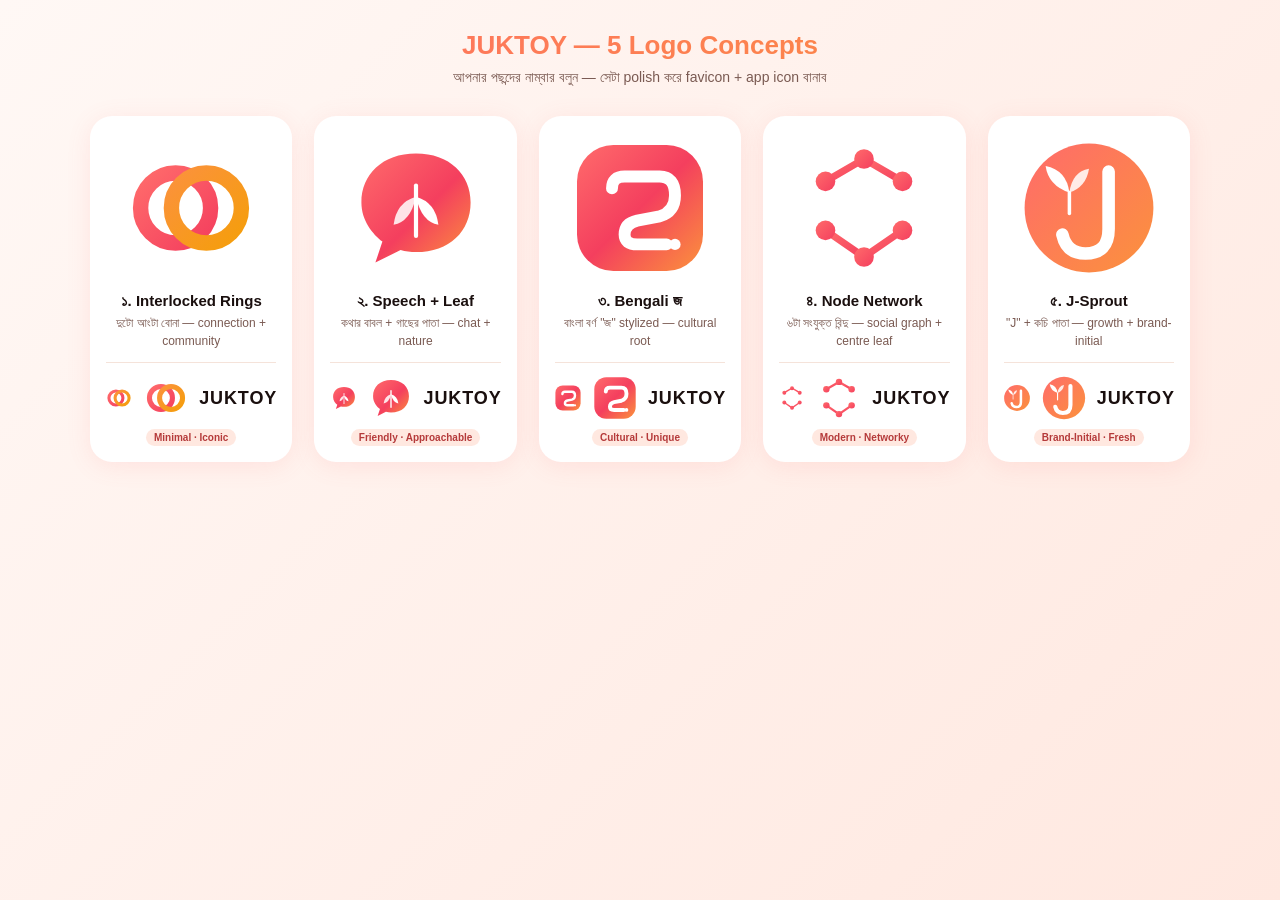
<file: static/logo/preview.html>
<!DOCTYPE html>
<html>
<head>
<meta charset="utf-8">
<meta name="viewport" content="width=device-width, initial-scale=1">
<title>JUKTOY Logo Concepts</title>
<style>
  * { box-sizing: border-box; margin: 0; padding: 0; }
  body {
    font-family: -apple-system, "Segoe UI", sans-serif;
    background: linear-gradient(135deg, #FFF8F5 0%, #FFE8E0 100%);
    min-height: 100vh;
    padding: 30px 20px;
    color: #1A0F0E;
  }
  h1 {
    text-align: center;
    font-size: 26px;
    font-weight: 800;
    margin-bottom: 8px;
    background: linear-gradient(135deg, #FF6B6B, #FB923C);
    -webkit-background-clip: text;
    -webkit-text-fill-color: transparent;
  }
  .sub { text-align: center; color: #7A5A52; margin-bottom: 30px; font-size: 14px; }
  .grid {
    max-width: 1100px;
    margin: 0 auto;
    display: grid;
    grid-template-columns: repeat(auto-fit, minmax(200px, 1fr));
    gap: 22px;
  }
  .card {
    background: #fff;
    border-radius: 22px;
    padding: 22px 16px 16px;
    box-shadow: 0 4px 24px rgba(255,107,107,0.12);
    text-align: center;
    transition: transform 0.3s cubic-bezier(0.34,1.56,0.64,1);
  }
  .card:hover { transform: translateY(-4px); box-shadow: 0 8px 32px rgba(255,107,107,0.2); }
  .card img { width: 140px; height: 140px; display: block; margin: 0 auto 14px; }
  .name {
    font-size: 15px; font-weight: 800; color: #1A0F0E; margin-bottom: 4px;
  }
  .desc {
    font-size: 12px; color: #7A5A52; line-height: 1.5;
  }
  .preview-row {
    display: flex; align-items: center; gap: 10px; justify-content: center;
    margin-top: 12px; padding-top: 12px; border-top: 1px solid #f5e3da;
  }
  .preview-row img.mini { width: 28px; height: 28px; margin: 0; }
  .preview-row img.med { width: 46px; height: 46px; margin: 0; }
  .preview-row span { font-size: 18px; font-weight: 800; letter-spacing: 0.05em; color: #1A0F0E; }
  .badge {
    display: inline-block; font-size: 10px; font-weight: 800;
    background: #FFE8E0; color: #B53A3A;
    padding: 3px 8px; border-radius: 999px; margin-top: 8px;
  }
</style>
</head>
<body>
  <h1>JUKTOY — 5 Logo Concepts</h1>
  <p class="sub">আপনার পছন্দের নাম্বার বলুন — সেটা polish করে favicon + app icon বানাব</p>

  <div class="grid">
    <div class="card">
      <img src="logo1.svg" alt="Concept 1">
      <div class="name">১. Interlocked Rings</div>
      <div class="desc">দুটো আংটা বোনা — connection + community</div>
      <div class="preview-row">
        <img class="mini" src="logo1.svg">
        <img class="med" src="logo1.svg">
        <span>JUKTOY</span>
      </div>
      <div class="badge">Minimal · Iconic</div>
    </div>

    <div class="card">
      <img src="logo2.svg" alt="Concept 2">
      <div class="name">২. Speech + Leaf</div>
      <div class="desc">কথার বাবল + গাছের পাতা — chat + nature</div>
      <div class="preview-row">
        <img class="mini" src="logo2.svg">
        <img class="med" src="logo2.svg">
        <span>JUKTOY</span>
      </div>
      <div class="badge">Friendly · Approachable</div>
    </div>

    <div class="card">
      <img src="logo3.svg" alt="Concept 3">
      <div class="name">৩. Bengali জ</div>
      <div class="desc">বাংলা বর্ণ "জ" stylized — cultural root</div>
      <div class="preview-row">
        <img class="mini" src="logo3.svg">
        <img class="med" src="logo3.svg">
        <span>JUKTOY</span>
      </div>
      <div class="badge">Cultural · Unique</div>
    </div>

    <div class="card">
      <img src="logo4.svg" alt="Concept 4">
      <div class="name">৪. Node Network</div>
      <div class="desc">৬টা সংযুক্ত বিন্দু — social graph + centre leaf</div>
      <div class="preview-row">
        <img class="mini" src="logo4.svg">
        <img class="med" src="logo4.svg">
        <span>JUKTOY</span>
      </div>
      <div class="badge">Modern · Networky</div>
    </div>

    <div class="card">
      <img src="logo5.svg" alt="Concept 5">
      <div class="name">৫. J-Sprout</div>
      <div class="desc">"J" + কচি পাতা — growth + brand-initial</div>
      <div class="preview-row">
        <img class="mini" src="logo5.svg">
        <img class="med" src="logo5.svg">
        <span>JUKTOY</span>
      </div>
      <div class="badge">Brand-Initial · Fresh</div>
    </div>
  </div>
</body>
</html>
</file>
